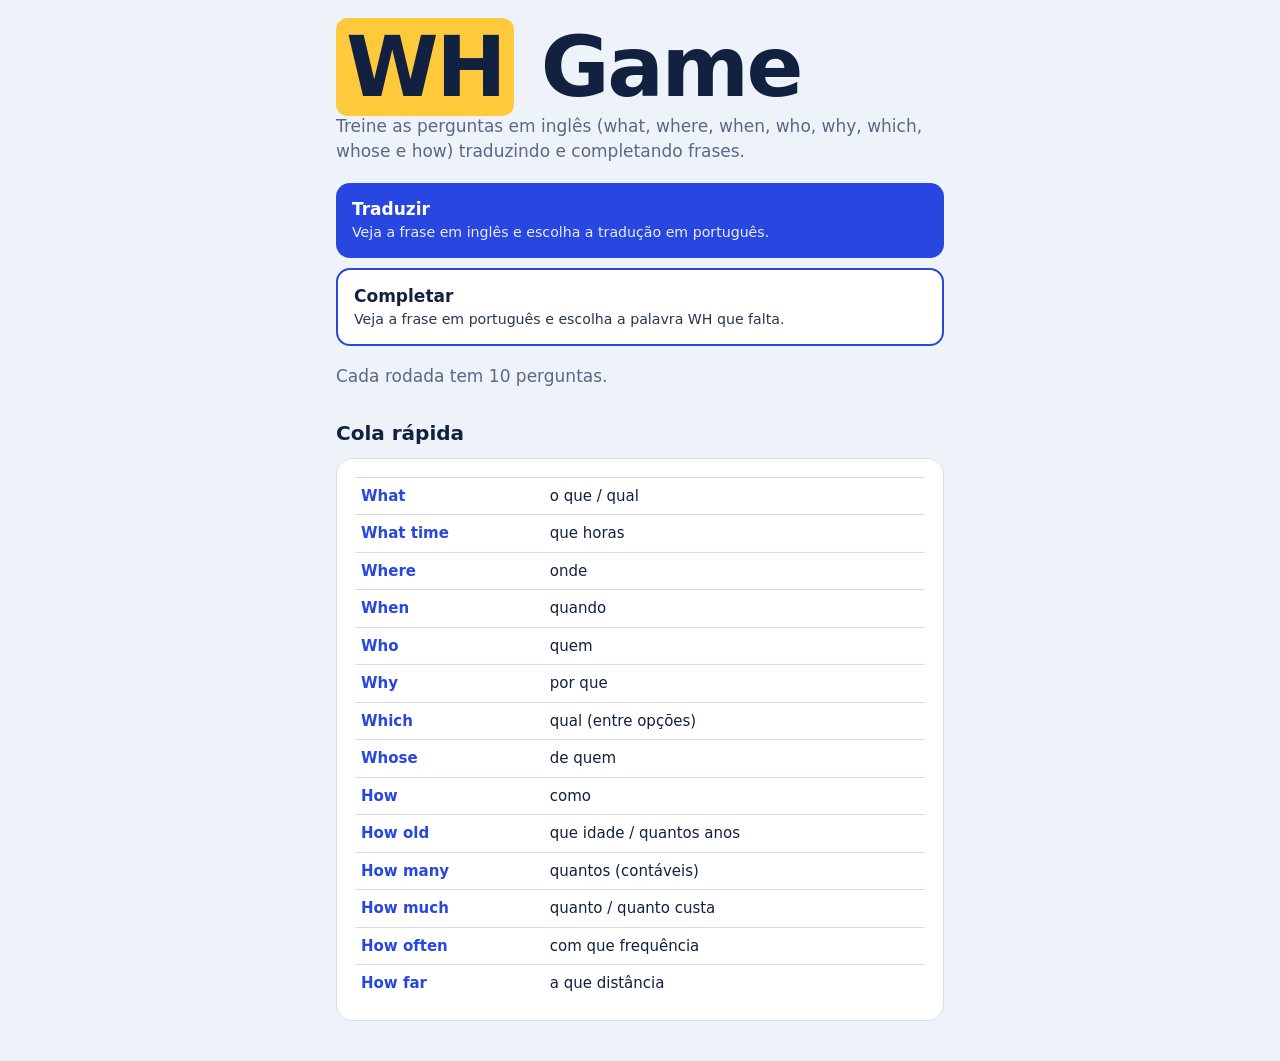
<file: index.html>
<!DOCTYPE html>
<html lang="pt-BR">
<head>
<meta charset="utf-8">
<meta name="viewport" content="width=device-width, initial-scale=1, viewport-fit=cover">
<title>WH Game: pratique inglês</title>
<style>
:root{--bg:#EEF3FA;--card:#fff;--ink:#12213F;--mut:#5B6785;--line:#D5DEEE;--pri:#2747E0;--on:#fff;--ok:#12805C;--okbg:#DDF5EA;--bad:#C2343A;--badbg:#FCE3E4;--sun:#FFC93C;
box-sizing:border-box;padding-top:env(safe-area-inset-top,0px);padding-bottom:env(safe-area-inset-bottom,0px)}
@media (prefers-color-scheme:dark){:root:not([data-theme="light"]){--bg:#0E1630;--card:#18244A;--ink:#EAF0FF;--mut:#A3B0D4;--line:#2D3C6C;--pri:#7C93FF;--on:#0E1630;--ok:#5EE0AB;--okbg:#12382C;--bad:#FF8A90;--badbg:#472026}}
:root[data-theme="dark"]{--bg:#0E1630;--card:#18244A;--ink:#EAF0FF;--mut:#A3B0D4;--line:#2D3C6C;--pri:#7C93FF;--on:#0E1630;--ok:#5EE0AB;--okbg:#12382C;--bad:#FF8A90;--badbg:#472026}
*{box-sizing:inherit}html{scroll-padding-top:env(safe-area-inset-top,0px)}
body{margin:0;background:var(--bg);color:var(--ink);font:17px/1.5 "Avenir Next","Nunito","Segoe UI",system-ui,sans-serif}
main{max-width:640px;margin:0 auto;padding:20px 16px 40px}
h1{font-size:clamp(46px,14vw,84px);line-height:.95;margin:8px 0 6px;font-weight:900;letter-spacing:-.03em}
h1 span{background:var(--sun);color:#12213F;padding:0 .12em;border-radius:.14em}
h2{font-size:20px;margin:28px 0 10px}
p{margin:0 0 12px;color:var(--mut)}
.card{background:var(--card);border:1px solid var(--line);border-radius:16px;padding:18px}
button{font:inherit;color:inherit;cursor:pointer}
button:focus-visible{outline:3px solid var(--pri);outline-offset:2px}
.modes{display:grid;gap:10px;margin:18px 0}
.mode{text-align:left;background:var(--pri);color:var(--on);border:0;border-radius:14px;padding:14px 16px;font-weight:700}
.mode small{display:block;font-weight:400;opacity:.9}
.mode.alt{background:var(--card);color:var(--ink);border:2px solid var(--pri)}
table{width:100%;border-collapse:collapse;font-size:15px}
td{padding:7px 6px;border-top:1px solid var(--line);vertical-align:top}
td:first-child{font-weight:800;white-space:nowrap;color:var(--pri)}
.wrap{overflow-x:auto}
.bar{display:flex;justify-content:space-between;font-weight:700;margin-bottom:8px}
.prog{height:8px;background:var(--line);border-radius:8px;overflow:hidden;margin-bottom:16px}
.prog i{display:block;height:100%;background:var(--pri);transition:width .3s}
.q{font-size:clamp(22px,6vw,28px);font-weight:800;line-height:1.25;margin:4px 0 4px}
.sub{color:var(--mut);margin-bottom:14px}
.opts{display:grid;gap:10px}
.opt{text-align:left;background:var(--card);border:2px solid var(--line);border-radius:12px;padding:13px 14px;font-weight:600}
.opt:hover:not(:disabled){border-color:var(--pri)}
.opt.ok{background:var(--okbg);border-color:var(--ok);color:var(--ok)}
.opt.bad{background:var(--badbg);border-color:var(--bad);color:var(--bad)}
.fb{margin-top:14px;padding:12px 14px;border-radius:12px;font-weight:600}
.fb.ok{background:var(--okbg);color:var(--ok)}.fb.bad{background:var(--badbg);color:var(--bad)}
.next{margin-top:14px;width:100%;background:var(--pri);color:var(--on);border:0;border-radius:12px;padding:13px;font-weight:800}
.big{font-size:64px;font-weight:900;line-height:1}
.rev{padding:10px 0;border-top:1px solid var(--line)}
.rev b{display:block}
.hide{display:none}
</style>
</head>
<body>
<main>
<section id="home">
  <h1><span>WH</span> Game</h1>
  <p>Treine as perguntas em inglês (what, where, when, who, why, which, whose e how) traduzindo e completando frases.</p>
  <div class="modes">
    <button class="mode" data-mode="tr">Traduzir<small>Veja a frase em inglês e escolha a tradução em português.</small></button>
    <button class="mode alt" data-mode="wh">Completar<small>Veja a frase em português e escolha a palavra WH que falta.</small></button>
  </div>
  <p id="best"></p>
  <h2>Cola rápida</h2>
  <div class="card wrap"><table id="cheat"></table></div>
</section>

<section id="game" class="hide">
  <div class="bar"><span id="qn"></span><span id="sc"></span></div>
  <div class="prog"><i id="pg"></i></div>
  <div class="card">
    <div class="q" id="prompt"></div>
    <div class="sub" id="sub"></div>
    <div class="opts" id="opts"></div>
    <div id="fb" class="fb hide" role="status"></div>
    <button class="next hide" id="next">Próxima</button>
  </div>
</section>

<section id="end" class="hide">
  <div class="card">
    <div class="big" id="final"></div>
    <p id="msg"></p>
    <div id="review"></div>
    <button class="next" id="again">Jogar de novo</button>
    <button class="next" id="menu" style="background:var(--card);color:var(--ink);border:2px solid var(--line)">Voltar ao início</button>
  </div>
</section>
</main>
<script>
var D=[
["What is your name?","Qual é o seu nome?","What"],
["Where do you live?","Onde você mora?","Where"],
["When is your birthday?","Quando é o seu aniversário?","When"],
["Who is your teacher?","Quem é o seu professor?","Who"],
["Why are you late?","Por que você está atrasado?","Why"],
["Which color do you like?","De qual cor você gosta?","Which"],
["Whose book is this?","De quem é este livro?","Whose"],
["How are you?","Como você está?","How"],
["How old are you?","Quantos anos você tem?","How old"],
["How many students are in the class?","Quantos alunos há na sala?","How many"],
["How much is this phone?","Quanto custa este celular?","How much"],
["What time is it?","Que horas são?","What time"],
["Where is the bathroom?","Onde fica o banheiro?","Where"],
["Who is she?","Quem é ela?","Who"],
["When does the class start?","Quando a aula começa?","When"],
["Why do you study English?","Por que você estuda inglês?","Why"],
["How often do you study?","Com que frequência você estuda?","How often"],
["What do you want to eat?","O que você quer comer?","What"],
["Which one is your bag?","Qual é a sua mochila?","Which"],
["Whose phone is ringing?","De quem é o celular que está tocando?","Whose"],
["How far is the school?","A que distância fica a escola?","How far"],
["Where are you from?","De onde você é?","Where"]
];
var CH=[["What","o que / qual"],["What time","que horas"],["Where","onde"],["When","quando"],["Who","quem"],["Why","por que"],["Which","qual (entre opções)"],["Whose","de quem"],["How","como"],["How old","que idade / quantos anos"],["How many","quantos (contáveis)"],["How much","quanto / quanto custa"],["How often","com que frequência"],["How far","a que distância"]];
var $=function(i){return document.getElementById(i)};
var S={mode:"",qs:[],i:0,score:0,wrong:[],done:false};
function sh(a){a=a.slice();for(var i=a.length-1;i>0;i--){var j=Math.floor(Math.random()*(i+1));var t=a[i];a[i]=a[j];a[j]=t}return a}
function bestGet(m){try{return +localStorage.getItem("wh-best-"+m)||0}catch(e){return 0}}
function bestSet(m,v){try{localStorage.setItem("wh-best-"+m,v)}catch(e){}}
function show(id){["home","game","end"].forEach(function(x){$(x).classList.toggle("hide",x!==id)})}
function home(){
  var a=bestGet("tr"),b=bestGet("wh");
  $("best").textContent=(a||b)?"Seus recordes: Traduzir "+a+"/10 e Completar "+b+"/10.":"Cada rodada tem 10 perguntas.";
  show("home");
}
$("cheat").innerHTML=CH.map(function(r){return "<tr><td>"+r[0]+"</td><td>"+r[1]+"</td></tr>"}).join("");
function build(it){
  if(S.mode==="tr"){
    var d=sh(D.filter(function(x){return x[1]!==it[1]})).slice(0,3).map(function(x){return x[1]});
    return {p:it[0],s:"Escolha a tradução correta.",o:sh(d.concat(it[1])),a:it[1],it:it};
  }
  var w=sh(CH.map(function(c){return c[0]}).filter(function(x){return x!==it[2]})).slice(0,3);
  return {p:it[0].replace(it[2],"_____"),s:it[1],o:sh(w.concat(it[2])),a:it[2],it:it};
}
function start(m){
  S.mode=m;S.i=0;S.score=0;S.wrong=[];
  S.qs=sh(D).slice(0,10).map(build);
  show("game");ask();
}
function ask(){
  var q=S.qs[S.i];S.done=false;
  $("qn").textContent="Pergunta "+(S.i+1)+" de 10";
  $("sc").textContent="Acertos: "+S.score;
  $("pg").style.width=(S.i*10)+"%";
  $("prompt").textContent=q.p;$("sub").textContent=q.s;
  $("opts").innerHTML=q.o.map(function(o,k){return '<button class="opt" data-k="'+k+'">'+o+'</button>'}).join("");
  $("fb").className="fb hide";$("next").className="next hide";
  $("next").textContent=S.i===9?"Ver resultado":"Próxima";
}
$("opts").addEventListener("click",function(e){
  var b=e.target.closest(".opt");if(!b||S.done)return;
  S.done=true;
  var q=S.qs[S.i],pick=q.o[+b.dataset.k],right=pick===q.a;
  [].forEach.call($("opts").children,function(x){x.disabled=true;if(x.textContent===q.a)x.classList.add("ok")});
  if(right){S.score++;$("fb").textContent="Correto! "+q.it[0]+" = "+q.it[1]}
  else{b.classList.add("bad");S.wrong.push(q.it);$("fb").textContent="Quase. A resposta é "+q.a+". "+q.it[0]+" = "+q.it[1]}
  $("fb").className="fb "+(right?"ok":"bad");
  $("sc").textContent="Acertos: "+S.score;
  $("next").className="next";$("next").focus();
});
$("next").addEventListener("click",function(){S.i++;S.i>9?finish():ask()});
function finish(){
  $("pg").style.width="100%";
  var old=bestGet(S.mode);if(S.score>old)bestSet(S.mode,S.score);
  $("final").textContent=S.score+"/10";
  $("msg").textContent=S.score>=9?"Excelente! Você domina as perguntas WH.":S.score>=6?"Bom trabalho! Revise as frases abaixo e tente de novo.":"Continue praticando. Use a cola rápida na tela inicial.";
  $("review").innerHTML=S.wrong.length?"<h2>Para revisar</h2>"+S.wrong.map(function(w){return '<div class="rev"><b>'+w[0]+'</b>'+w[1]+'</div>'}).join(""):"<p>Você acertou tudo!</p>";
  show("end");
}
$("again").onclick=function(){start(S.mode)};
$("menu").onclick=home;
[].forEach.call(document.querySelectorAll(".mode"),function(b){b.onclick=function(){start(b.dataset.mode)}});
home();
</script>
</body>
</html>
</file>
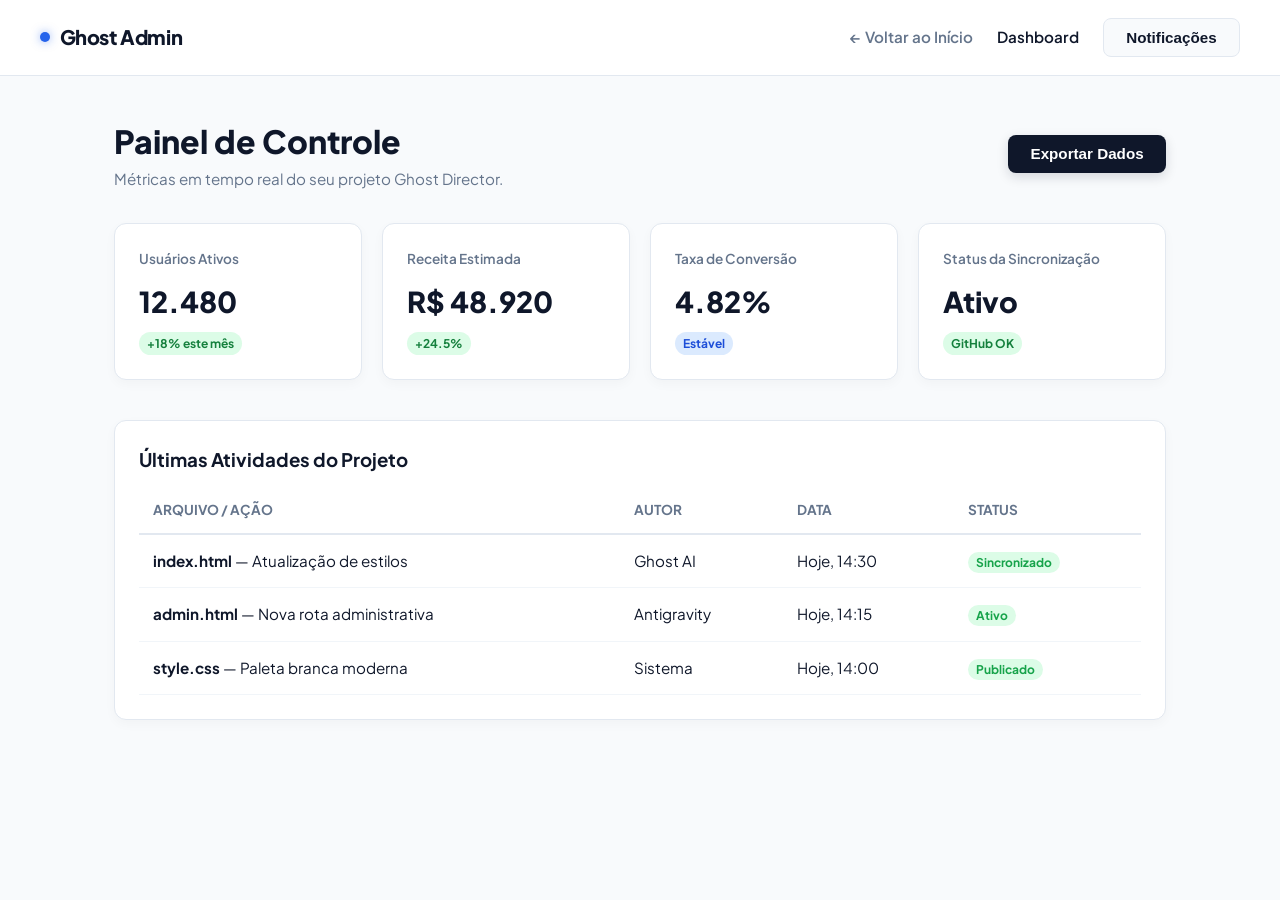
<file: admin.html>
<!DOCTYPE html>
<html lang="pt-BR">
<head>
  <meta charset="UTF-8">
  <meta name="viewport" content="width=device-width, initial-scale=1.0">
  <title>Painel Administrativo — Ghost Studio</title>
  <link rel="stylesheet" href="style.css">
  <link href="https://fonts.googleapis.com/css2?family=Plus+Jakarta+Sans:wght@400;500;600;700;800&display=swap" rel="stylesheet">
</head>
<body class="admin-body">
  <header class="navbar">
    <div class="brand">
      <span class="logo-dot"></span>
      <span class="logo-text">Ghost Admin</span>
    </div>
    <nav class="nav-links">
      <a href="index.html">← Voltar ao Início</a>
      <a href="admin.html" class="active">Dashboard</a>
      <button class="btn-secondary" onclick="alert('Notificações limpas')">Notificações</button>
    </nav>
  </header>

  <main class="admin-main">
    <div class="admin-header">
      <div>
        <h1 class="admin-title">Painel de Controle</h1>
        <p class="admin-subtitle">Métricas em tempo real do seu projeto Ghost Director.</p>
      </div>
      <button class="btn-primary" onclick="alert('Relatório exportado com sucesso!')">Exportar Dados</button>
    </div>

    <!-- Grade de Métricas -->
    <div class="metrics-grid">
      <div class="metric-card">
        <span class="metric-label">Usuários Ativos</span>
        <span class="metric-value">12.480</span>
        <span class="metric-badge green">+18% este mês</span>
      </div>
      <div class="metric-card">
        <span class="metric-label">Receita Estimada</span>
        <span class="metric-value">R$ 48.920</span>
        <span class="metric-badge green">+24.5%</span>
      </div>
      <div class="metric-card">
        <span class="metric-label">Taxa de Conversão</span>
        <span class="metric-value">4.82%</span>
        <span class="metric-badge blue">Estável</span>
      </div>
      <div class="metric-card">
        <span class="metric-label">Status da Sincronização</span>
        <span class="metric-value">Ativo</span>
        <span class="metric-badge green">GitHub OK</span>
      </div>
    </div>

    <!-- Tabela Administrativa Limpa -->
    <div class="admin-table-container">
      <h3 style="margin-bottom: 12px; font-weight: 700;">Últimas Atividades do Projeto</h3>
      <table class="admin-table">
        <thead>
          <tr>
            <th>Arquivo / Ação</th>
            <th>Autor</th>
            <th>Data</th>
            <th>Status</th>
          </tr>
        </thead>
        <tbody>
          <tr>
            <td><strong>index.html</strong> — Atualização de estilos</td>
            <td>Ghost AI</td>
            <td>Hoje, 14:30</td>
            <td><span class="status-pill ok">Sincronizado</span></td>
          </tr>
          <tr>
            <td><strong>admin.html</strong> — Nova rota administrativa</td>
            <td>Antigravity</td>
            <td>Hoje, 14:15</td>
            <td><span class="status-pill ok">Ativo</span></td>
          </tr>
          <tr>
            <td><strong>style.css</strong> — Paleta branca moderna</td>
            <td>Sistema</td>
            <td>Hoje, 14:00</td>
            <td><span class="status-pill ok">Publicado</span></td>
          </tr>
        </tbody>
      </table>
    </div>
  </main>
</body>
</html>
</file>
<file: style.css>
/* ── ESTILO BRANCO MODERNO (CLEAN LIGHT DESIGN) ── */
* {
  margin: 0;
  padding: 0;
  box-sizing: border-box;
}

body {
  font-family: 'Plus Jakarta Sans', -apple-system, BlinkMacSystemFont, sans-serif;
  background-color: #ffffff;
  color: #0f172a;
  min-height: 100vh;
  line-height: 1.6;
}

.navbar {
  display: flex;
  justify-content: space-between;
  align-items: center;
  padding: 1.1rem 2.5rem;
  background: rgba(255, 255, 255, 0.95);
  backdrop-filter: blur(12px);
  border-bottom: 1px solid #e2e8f0;
  position: sticky;
  top: 0;
  z-index: 10;
}

.brand {
  display: flex;
  align-items: center;
  gap: 0.6rem;
  font-weight: 800;
  font-size: 1.25rem;
  letter-spacing: -0.02em;
  color: #0f172a;
}

.logo-dot {
  width: 10px;
  height: 10px;
  background: #2563eb;
  border-radius: 50%;
  box-shadow: 0 0 10px rgba(37, 99, 235, 0.5);
}

.nav-links {
  display: flex;
  align-items: center;
  gap: 1.5rem;
}

.nav-links a {
  color: #64748b;
  text-decoration: none;
  font-size: 0.95rem;
  font-weight: 600;
  transition: color 0.2s;
}

.nav-links a:hover, .nav-links a.active {
  color: #0f172a;
}

.btn-primary, .btn-glow {
  background: #0f172a;
  color: #ffffff;
  border: none;
  padding: 0.65rem 1.4rem;
  border-radius: 8px;
  font-weight: 600;
  font-size: 0.95rem;
  cursor: pointer;
  transition: all 0.2s ease;
  box-shadow: 0 4px 12px rgba(15, 23, 42, 0.15);
}

.btn-primary:hover, .btn-glow:hover {
  background: #1e293b;
  transform: translateY(-1px);
  box-shadow: 0 6px 18px rgba(15, 23, 42, 0.2);
}

.btn-secondary {
  background: #f8fafc;
  color: #0f172a;
  text-decoration: none;
  padding: 0.65rem 1.4rem;
  border-radius: 8px;
  font-weight: 600;
  font-size: 0.95rem;
  border: 1px solid #e2e8f0;
  transition: all 0.2s;
  cursor: pointer;
}

.btn-secondary:hover {
  background: #f1f5f9;
  border-color: #cbd5e1;
}

/* Hero Section */
.hero-section {
  text-align: center;
  padding: 4.5rem 1.5rem 3.5rem;
  max-width: 920px;
  margin: 0 auto;
}

.hero-badge {
  display: inline-block;
  padding: 0.35rem 1rem;
  background: #f1f5f9;
  border: 1px solid #e2e8f0;
  color: #475569;
  border-radius: 9999px;
  font-size: 0.85rem;
  font-weight: 600;
  margin-bottom: 1.5rem;
}

.hero-title {
  font-size: 2.9rem;
  font-weight: 800;
  line-height: 1.2;
  margin-bottom: 1.2rem;
  letter-spacing: -0.03em;
  color: #0f172a;
}

.gradient-text {
  background: linear-gradient(135deg, #4f46e5 0%, #7c3aed 100%);
  -webkit-background-clip: text;
  -webkit-text-fill-color: transparent;
}

.hero-desc {
  font-size: 1.15rem;
  color: #64748b;
  max-width: 680px;
  margin: 0 auto 2.2rem;
}

.cta-group {
  display: flex;
  justify-content: center;
  gap: 1rem;
  margin-bottom: 3.5rem;
}

/* Stats Card Claro */
.stats-card {
  display: flex;
  justify-content: center;
  gap: 3rem;
  padding: 1.75rem;
  background: #ffffff;
  border: 1px solid #e2e8f0;
  border-radius: 16px;
  box-shadow: 0 10px 30px -10px rgba(0, 0, 0, 0.07);
  max-width: 620px;
  margin: 0 auto;
}

.stat-item {
  display: flex;
  flex-direction: column;
}

.stat-num {
  font-size: 1.9rem;
  font-weight: 800;
  color: #2563eb;
}

.stat-label {
  font-size: 0.8rem;
  color: #64748b;
  text-transform: uppercase;
  font-weight: 700;
}

/* Features Grid */
.features-grid {
  display: grid;
  grid-template-columns: repeat(auto-fit, minmax(260px, 1fr));
  gap: 1.5rem;
  max-width: 1000px;
  margin: 2rem auto 4rem;
  padding: 0 1.5rem;
}

.feature-card {
  background: #ffffff;
  border: 1px solid #e2e8f0;
  padding: 2rem;
  border-radius: 14px;
  box-shadow: 0 4px 20px rgba(0, 0, 0, 0.04);
  transition: transform 0.2s, box-shadow 0.2s;
}

.feature-card:hover {
  transform: translateY(-4px);
  box-shadow: 0 12px 30px rgba(0, 0, 0, 0.08);
  border-color: #cbd5e1;
}

.feature-icon {
  font-size: 1.8rem;
  margin-bottom: 0.8rem;
}

.feature-card h3 {
  font-size: 1.2rem;
  margin-bottom: 0.5rem;
  color: #0f172a;
}

.feature-card p {
  color: #64748b;
  font-size: 0.95rem;
}

.footer {
  text-align: center;
  padding: 2.5rem;
  border-top: 1px solid #e2e8f0;
  color: #64748b;
  font-size: 0.85rem;
  background: #f8fafc;
}

/* ── ESTILOS ESPECÍFICOS DO PAINEL ADMIN ── */
.admin-body {
  background-color: #f8fafc;
}

.admin-main {
  max-width: 1100px;
  margin: 2.5rem auto;
  padding: 0 1.5rem;
}

.admin-header {
  display: flex;
  justify-content: space-between;
  align-items: center;
  margin-bottom: 2rem;
}

.admin-title {
  font-size: 2rem;
  font-weight: 800;
  color: #0f172a;
}

.admin-subtitle {
  color: #64748b;
  font-size: 0.95rem;
}

.metrics-grid {
  display: grid;
  grid-template-columns: repeat(auto-fit, minmax(220px, 1fr));
  gap: 1.25rem;
  margin-bottom: 2.5rem;
}

.metric-card {
  background: #ffffff;
  border: 1px solid #e2e8f0;
  border-radius: 12px;
  padding: 1.5rem;
  box-shadow: 0 4px 12px rgba(0, 0, 0, 0.03);
  display: flex;
  flex-direction: column;
}

.metric-label {
  font-size: 0.85rem;
  color: #64748b;
  font-weight: 600;
  margin-bottom: 0.5rem;
}

.metric-value {
  font-size: 1.8rem;
  font-weight: 800;
  color: #0f172a;
  margin-bottom: 0.5rem;
}

.metric-badge {
  font-size: 0.75rem;
  font-weight: 700;
  padding: 2px 8px;
  border-radius: 99px;
  width: fit-content;
}
.metric-badge.green { background: #dcfce7; color: #15803d; }
.metric-badge.blue { background: #dbeafe; color: #1d4ed8; }

.admin-table-container {
  background: #ffffff;
  border: 1px solid #e2e8f0;
  border-radius: 12px;
  padding: 1.5rem;
  box-shadow: 0 4px 12px rgba(0, 0, 0, 0.03);
}

.admin-table {
  width: 100%;
  border-collapse: collapse;
  text-align: left;
}

.admin-table th {
  padding: 12px 14px;
  border-bottom: 2px solid #e2e8f0;
  font-size: 0.85rem;
  color: #64748b;
  text-transform: uppercase;
}

.admin-table td {
  padding: 14px;
  border-bottom: 1px solid #f1f5f9;
  font-size: 0.95rem;
}

.status-pill {
  font-size: 0.75rem;
  font-weight: 700;
  padding: 3px 8px;
  border-radius: 99px;
}
.status-pill.ok { background: #dcfce7; color: #16a34a; }

/* ── ESTILOS DA PÁGINA DE LOGIN (CRIADA VIA PROMPT) ── */
.login-body {
  background: #f8fafc;
  display: flex;
  flex-direction: column;
  min-height: 100vh;
}

.login-container {
  flex: 1;
  display: flex;
  align-items: center;
  justify-content: center;
  padding: 2rem 1.5rem;
}

.login-card {
  background: #ffffff;
  border: 1px solid #e2e8f0;
  border-radius: 16px;
  padding: 2.5rem;
  width: 100%;
  max-width: 440px;
  box-shadow: 0 15px 35px -10px rgba(0, 0, 0, 0.08);
}

.login-header {
  text-align: center;
  margin-bottom: 2rem;
}

.login-title {
  font-size: 1.8rem;
  font-weight: 800;
  color: #0f172a;
}

.login-subtitle {
  color: #64748b;
  font-size: 0.9rem;
  margin-top: 0.35rem;
}

.form-group {
  margin-bottom: 1.25rem;
}

.form-label {
  display: block;
  font-size: 0.85rem;
  font-weight: 600;
  color: #334155;
  margin-bottom: 0.4rem;
}

.form-input {
  width: 100%;
  padding: 0.75rem 0.9rem;
  border: 1px solid #cbd5e1;
  border-radius: 8px;
  font-size: 0.95rem;
  outline: none;
  transition: border-color 0.2s;
}

.form-input:focus {
  border-color: #2563eb;
  box-shadow: 0 0 0 3px rgba(37, 99, 235, 0.15);
}

.btn-block {
  width: 100%;
  padding: 0.8rem;
  margin-top: 0.5rem;
}

@media (max-width: 768px) {
  .hero-title { font-size: 2.1rem; }
  .stats-card { gap: 1.5rem; flex-direction: column; align-items: center; }
  .navbar { padding: 1rem 1.5rem; }
  .nav-links { display: none; }
}
</file>
